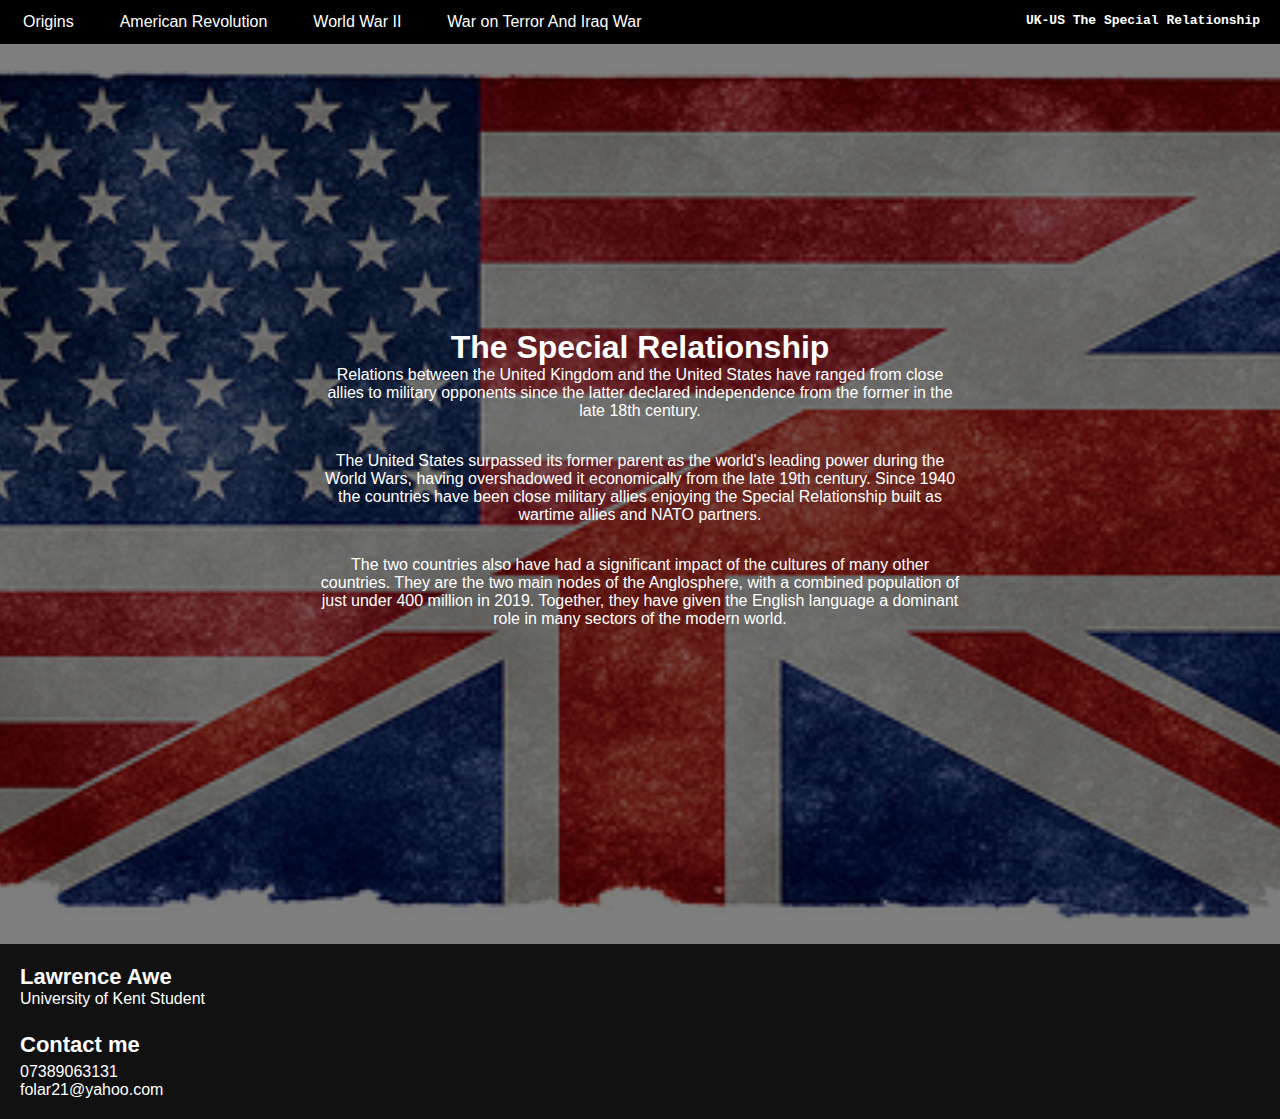
<file: index.html>
<!DOCTYPE html>
<html lang="en">

<head>
    <meta charset="UTF-8">
    <meta name="viewport" content="width=device-width, initial-scale=1.0">
    <meta http-equiv="X-UA-Compatible" content="ie=edge">
    <title>UK-US Relationship</title>
    <link rel="stylesheet" type="text/css" href="css/styles.css">
</head>

<body>
  <header>
    <nav class="navbar">
        <ul>
            <li><a href="origins.html">Origins</a></li>
            <li><a href="americanRevolution.html">American Revolution</a></li>
            <li><a href="worldWar2.html">World War II</a></li>
            <li><a href="warOnTerrorAndIraqWar.html">War on Terror And Iraq War</a></li>
            <div class="title">
                <p><a href="index.html" id="title">UK-US The Special Relationship</a></p>
            </div>
        </ul>
    </nav>
</header>

    <div class="ukus-image hero-image" style="background-image:  linear-gradient(rgba(0, 0, 0, 0.5), rgba(0, 0, 0, 0.5)), url(images/UKUS.jpg); height: 100%;" >
        <div class="image-text">
          <h1>The Special Relationship</h1>
          <p style="padding-bottom: 5%;">Relations between the United Kingdom and the United States have ranged from close allies to military opponents since the latter declared independence from the former in the late 18th century.</p>
          <p style="padding-bottom: 5%;">The United States surpassed its former parent as the world's leading power during the World Wars, having overshadowed it economically from the late 19th century. Since 1940 the countries have been close military allies enjoying the Special Relationship built as wartime allies and NATO partners.</p>
          <p style="padding-bottom: 5%;">The two countries also have had a significant impact of the cultures of many other countries. They are the two main nodes of the Anglosphere, with a combined population of just under 400 million in 2019. Together, they have given the English language a dominant role in many sectors of the modern world.</p>
        </div>
      </div>


      <footer>
        <div class="content">
          <div class="left box">
            <div class="upper">
              <div class="footer-header">Lawrence Awe</div>
              <p>University of Kent Student</p>
            </div>
            <div class="lower">
              <div class="footer-header">Contact me</div>
                <p>07389063131</p>
                <p>folar21@yahoo.com</p>
            </div>
          </div>
      </footer>
</body>

</html>
</file>
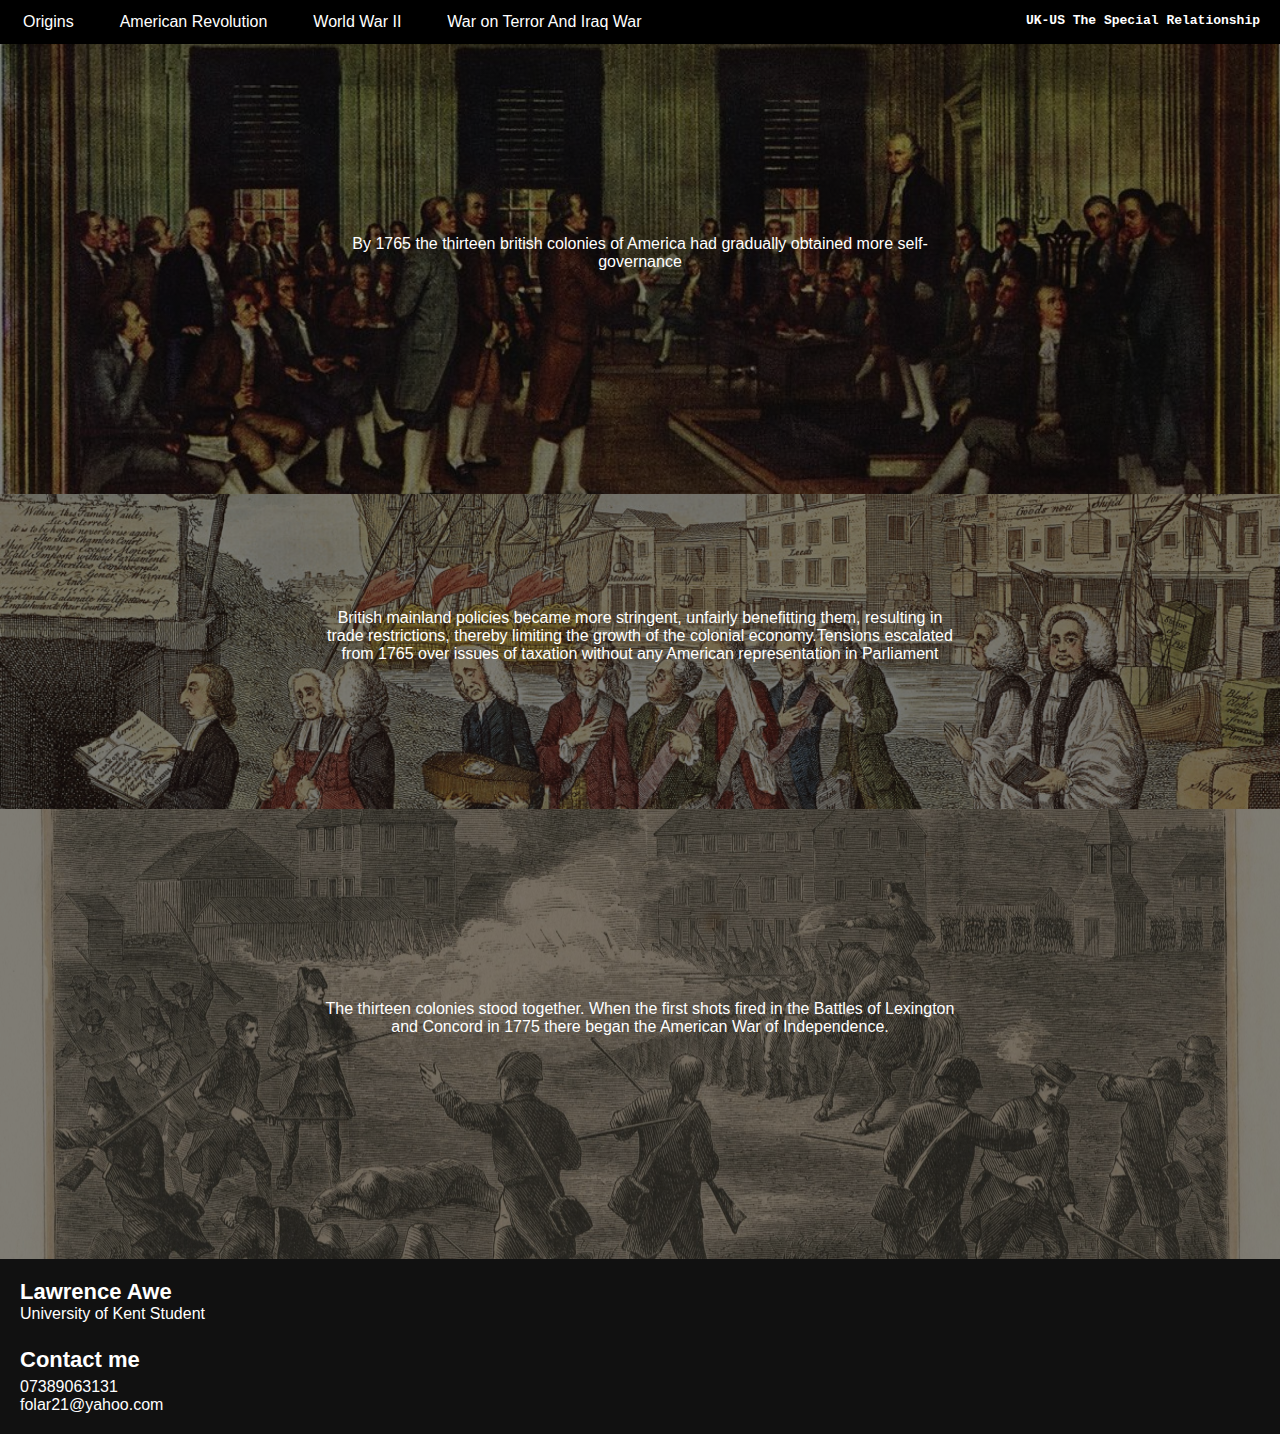
<file: americanRevolution.html>
<!DOCTYPE html>
<html lang="en">

<head>
    <meta charset="UTF-8">
    <meta name="viewport" content="width=device-width, initial-scale=1.0">
    <meta http-equiv="X-UA-Compatible" content="ie=edge">
    <title>UK-US Relationship</title>
    <link rel="stylesheet" type="text/css" href="css/styles.css">
</head>

<body>
  <header>
    <nav class="navbar">
        <ul>
            <li><a href="origins.html">Origins</a></li>
            <li><a href="americanRevolution.html">American Revolution</a></li>
            <li><a href="worldWar2.html">World War II</a></li>
            <li><a href="warOnTerrorAndIraqWar.html">War on Terror And Iraq War</a></li>
            <div class="title">
                <p><a href="index.html" id="title">UK-US The Special Relationship</a></p>
            </div>
        </ul>
    </nav>
</header>

    <div class="hero-image" style="background-image: linear-gradient(rgba(0, 0, 0, 0.5), rgba(0, 0, 0, 0.5)), url(images/AmericaGovernmentMeeting.jpg);
    min-height: 0;
    height: 50%;">
        <div class="image-text">
          <p style="padding-bottom: 5%;">By 1765 the
             thirteen british colonies of America had gradually obtained 
             more self-governance</p>
        </div>  
      </div>

      <div class="hero-image" style="background-image:  linear-gradient(rgba(0, 0, 0, 0.5), rgba(0, 0, 0, 0.5)), url(images/stampTaxImage.jpg); min-height: 0%; height: 35%;">
        <div class="image-text">
          <p style="padding-bottom: 5%;">British mainland 
            policies became more stringent, 
            unfairly benefitting them, 
            resulting in trade restrictions, 
            thereby limiting the growth of the 
            colonial economy.Tensions escalated 
            from 1765 over issues of taxation
            without any American representation in
             Parliament</p>
        </div>
      </div>

      <div class="hero-image" style="background-image:  linear-gradient(rgba(0, 0, 0, 0.5), rgba(0, 0, 0, 0.5)), url(images/BattleOfLexington.jpg); min-height: 0%; height: 50%;">
        <div class="image-text">
          <p style="padding-bottom: 5%;">The thirteen
             colonies stood together. When the first
              shots fired in the Battles of
               Lexington and Concord in 1775 there
                began the American War of 
                Independence. </p>
        </div>
      </div>








      <footer>
        <div class="content">
          <div class="left box">
            <div class="upper">
              <div class="footer-header">Lawrence Awe</div>
              <p>University of Kent Student</p>
            </div>
            <div class="lower">
              <div class="footer-header">Contact me</div>
                <p>07389063131</p>
                <p>folar21@yahoo.com</p>
            </div>
          </div>
      </footer>
</body>

</html>
</file>
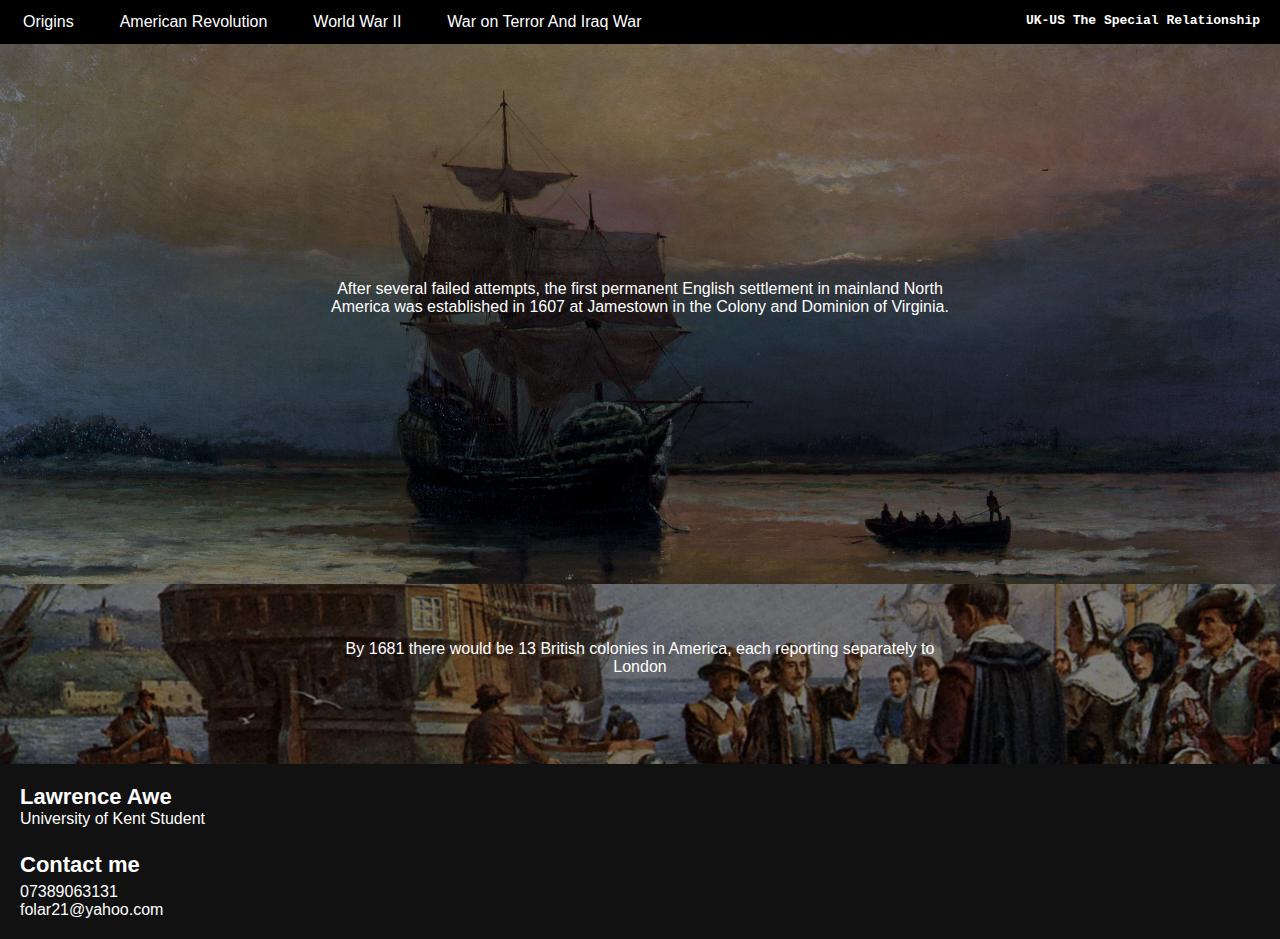
<file: origins.html>
<!DOCTYPE html>
<html lang="en">

<head>
    <meta charset="UTF-8">
    <meta name="viewport" content="width=device-width, initial-scale=1.0">
    <meta http-equiv="X-UA-Compatible" content="ie=edge">
    <title>UK-US Relationship</title>
    <link rel="stylesheet" type="text/css" href="css/styles.css">
</head>

<body>
  <header>
    <nav class="navbar">
        <ul>
            <li><a href="origins.html">Origins</a></li>
            <li><a href="americanRevolution.html">American Revolution</a></li>
            <li><a href="worldWar2.html">World War II</a></li>
            <li><a href="warOnTerrorAndIraqWar.html">War on Terror And Iraq War</a></li>
            <div class="title">
                <p><a href="index.html" id="title">UK-US The Special Relationship</a></p>
            </div>
        </ul>
    </nav>
</header>

    <div class="hero-image mayflower" style="background-image:  linear-gradient(rgba(0, 0, 0, 0.5), rgba(0, 0, 0, 0.5)), url(images/mayflower.jpg); min-height: 0; height: 60%;" >
        <div class="image-text">
          <p style="padding-bottom: 5%;">After several failed attempts, the first permanent English settlement in mainland North America was established in 1607 at Jamestown in the Colony and Dominion of Virginia.</p>
        </div>
      </div>

      <div class="hero-image pilgrims" style="background-image: linear-gradient(rgba(0, 0, 0, 0.5), rgba(0, 0, 0, 0.5)), url(images/Pilgrims.jpg); min-height: 0; height: 20%;" >
        <div class="image-text">
          <p style="padding-bottom: 5%;">By 1681 there would be 13 British colonies in America, each reporting separately to London</p>
        </div>
      </div>


      <footer>
        <div class="content">
          <div class="left box">
            <div class="upper">
              <div class="footer-header">Lawrence Awe</div>
              <p>University of Kent Student</p>
            </div>
            <div class="lower">
              <div class="footer-header">Contact me</div>
                <p>07389063131</p>
                <p>folar21@yahoo.com</p>
            </div>
          </div>
      </footer>
</body>

</html>
</file>
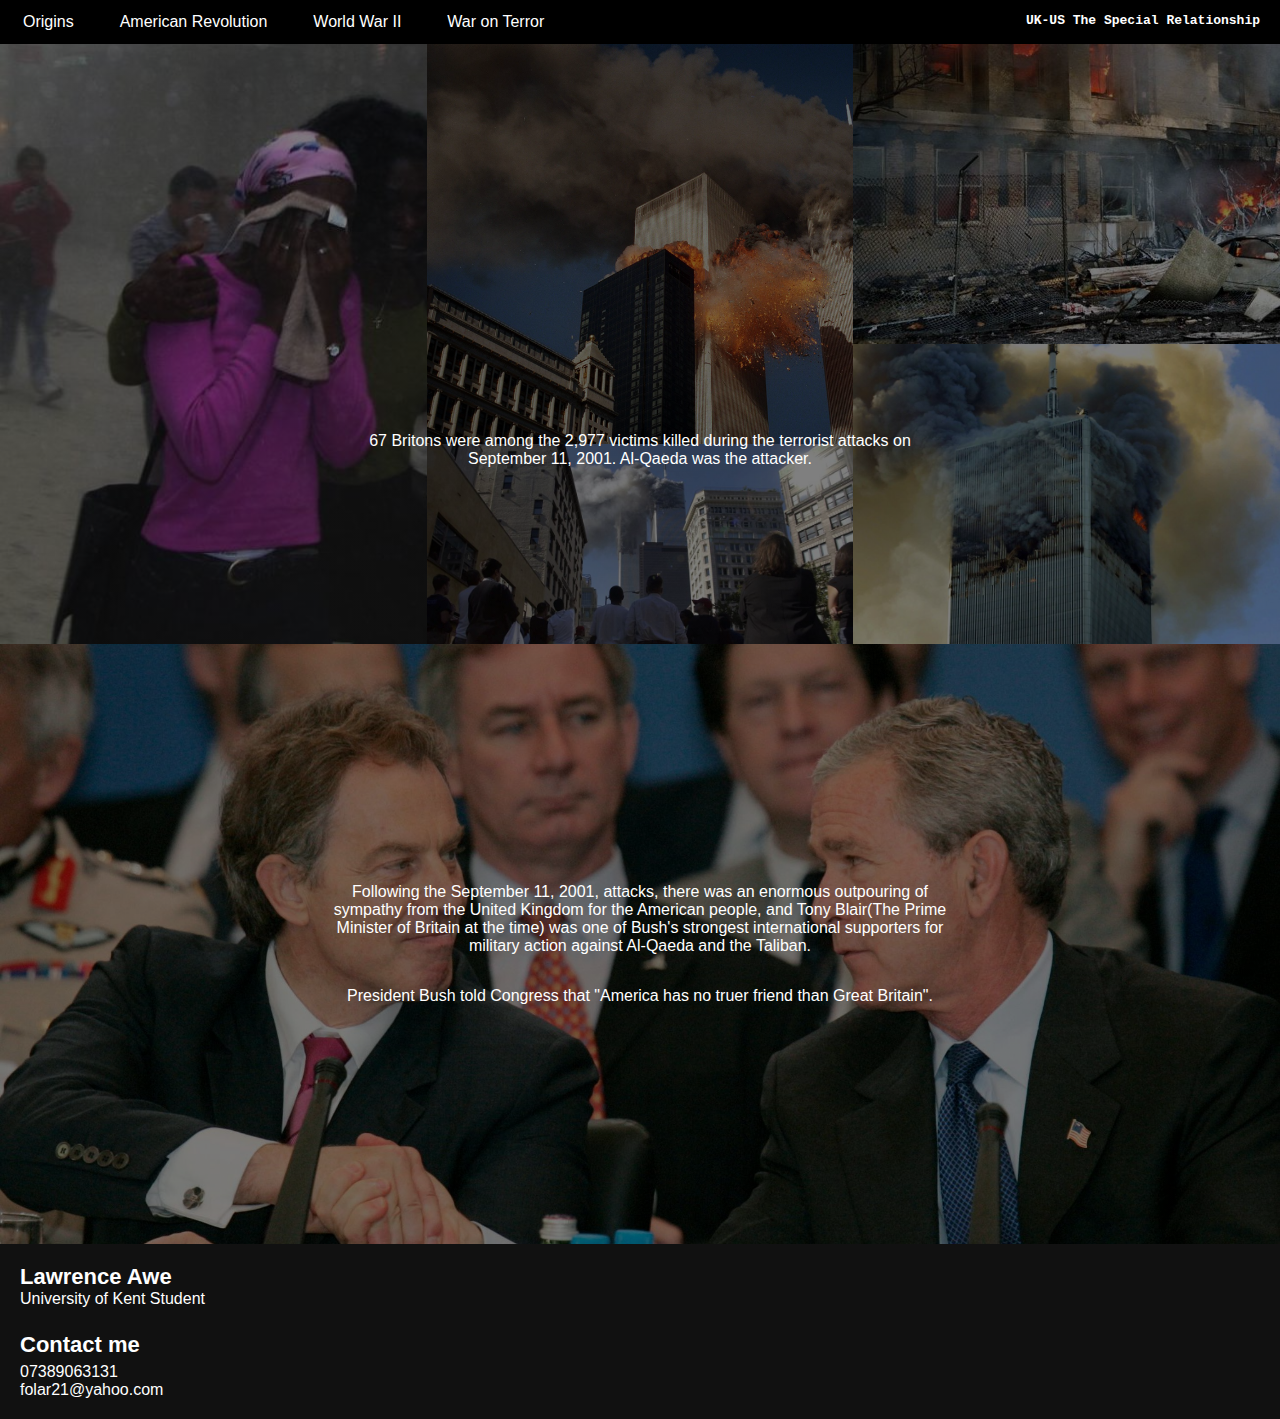
<file: warOnTerror.html>
<!DOCTYPE html>
<html lang="en">

<head>
    <meta charset="UTF-8">
    <meta name="viewport" content="width=device-width, initial-scale=1.0">
    <meta http-equiv="X-UA-Compatible" content="ie=edge">
    <title>UK-US Relationship</title>
    <link rel="stylesheet" type="text/css" href="css/styles.css">
</head>

<body>
    <header>
        <nav class="navbar">
            <ul>
                <li><a href="origins.html">Origins</a></li>
                <li><a href="americanRevolution.html">American Revolution</a></li>
                <li><a href="worldWar2.html">World War II</a></li>
                <li><a href="warOnTerror.html">War on Terror</a></li>
                <div class="title">
                    <p><a href="index.html" id="title">UK-US The Special Relationship</a></p>
                </div>
            </ul>
        </nav>
    </header>


<div class="wrapper">
    <div class="grid-hero">
        <div class="image-text">67 Britons were among
             the 2,977 victims killed during the
              terrorist attacks on September 11,
               2001. Al-Qaeda was the attacker.</div>
      <div class="left" style="background-image:  linear-gradient(rgba(0, 0, 0, 0.5), rgba(0, 0, 0, 0.5)),
       url(images/peopleWalkingAwayFrom911Smoke.jpg);">
      </div>
      <div class="top"
       style="background-image:  linear-gradient(rgba(0, 0, 0, 0.5), rgba(0, 0, 0, 0.5)),
       url(images/911SecondImpact.jpg);
       width: 100%;">
      </div>
      <div class="bottom" style="background-image:  linear-gradient(rgba(0, 0, 0, 0.5), rgba(0, 0, 0, 0.5)),
      url(images/pedestriansLookingAt911Tower.jpg);
  flex-direction: column;">
      </div>
      <div class="top-right" style="background-image:  linear-gradient(rgba(0, 0, 0, 0.5), rgba(0, 0, 0, 0.5)),
      url(images/pentagonInFlames.jpg);" >
        </div>
      <div class="bottom-right" style="background-image:  linear-gradient(rgba(0, 0, 0, 0.5), rgba(0, 0, 0, 0.5)),
      url(images/911TowerInFlames.jpg);">
        </div>
    </div>
    </div>


    <div class="hero-image" style="background-image:  linear-gradient(rgba(0, 0, 0, 0.5), rgba(0, 0, 0, 0.5)), url(images/BlairBushShakingHands.jpg);min-height: 0%; height: 600px;">
        <div class="image-text">
          <p style="padding-bottom: 5%;">Following the September 11, 2001, attacks, there was an enormous outpouring of sympathy from the United Kingdom for the American people, and Tony Blair(The Prime Minister of Britain at the time) was one of Bush's strongest international supporters for military action against Al-Qaeda and the Taliban.</p>
          <p>President Bush told Congress that "America has no truer friend than Great Britain".</p>
        </div>
      </div>

      <footer>
        <div class="content">
          <div class="left box">
            <div class="upper">
              <div class="footer-header">Lawrence Awe</div>
              <p>University of Kent Student</p>
            </div>
            <div class="lower">
              <div class="footer-header">Contact me</div>
                <p>07389063131</p>
                <p>folar21@yahoo.com</p>
            </div>
          </div>
      </footer>
</body>

</html>
</file>
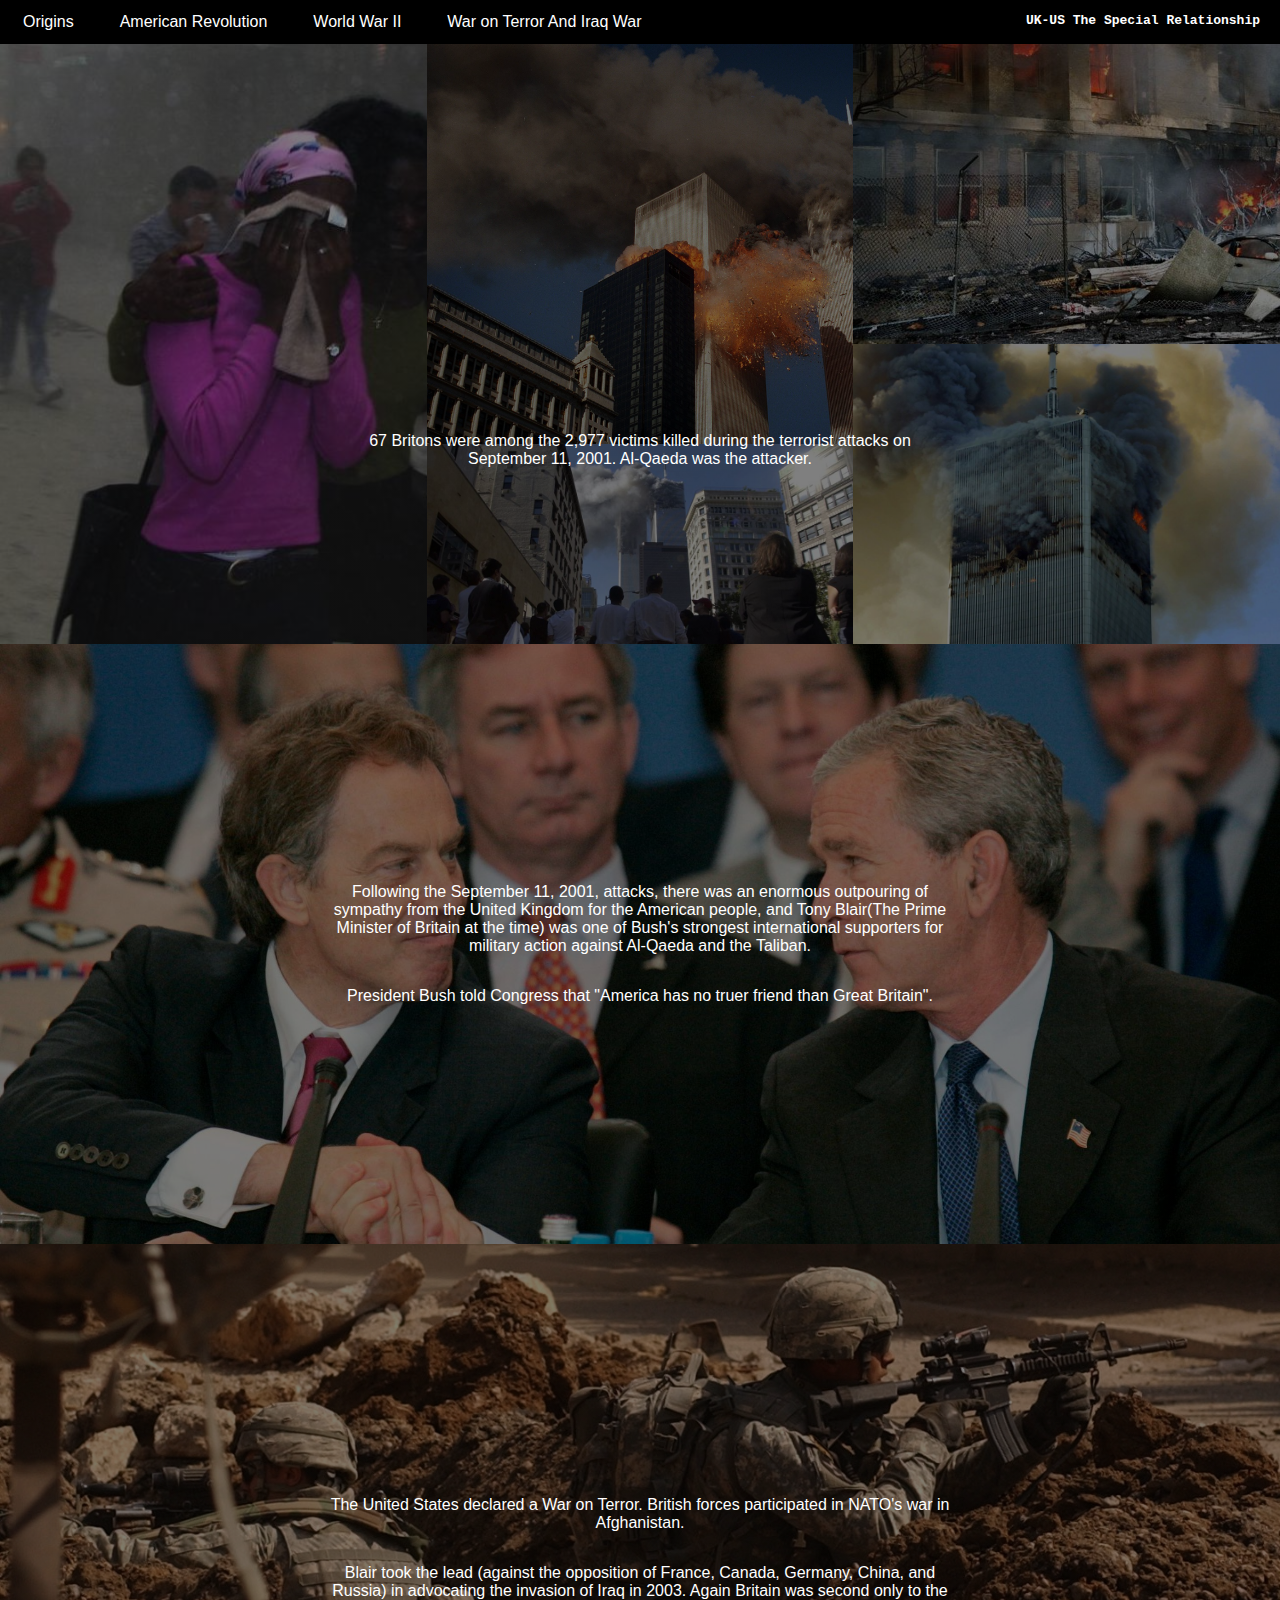
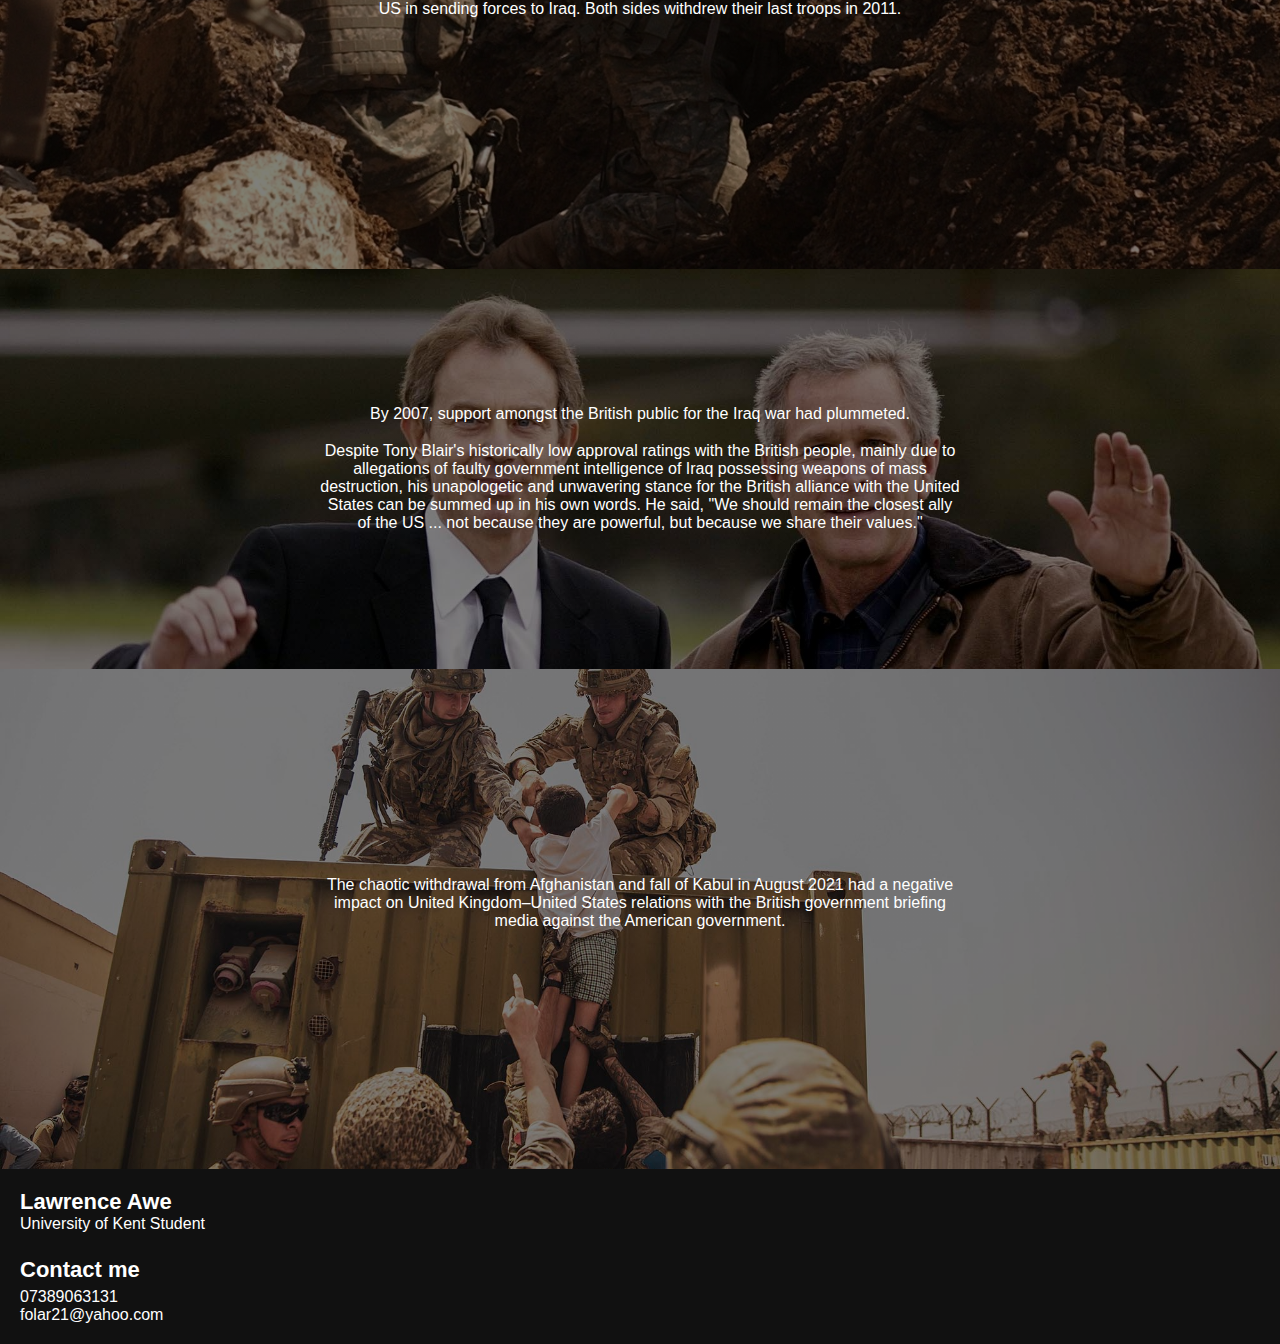
<file: warOnTerrorAndIraqWar.html>
<!DOCTYPE html>
<html lang="en">

<head>
    <meta charset="UTF-8">
    <meta name="viewport" content="width=device-width, initial-scale=1.0">
    <meta http-equiv="X-UA-Compatible" content="ie=edge">
    <title>UK-US Relationship</title>
    <link rel="stylesheet" type="text/css" href="css/styles.css">
</head>

<body>
    <header>
        <nav class="navbar">
            <ul>
                <li><a href="origins.html">Origins</a></li>
                <li><a href="americanRevolution.html">American Revolution</a></li>
                <li><a href="worldWar2.html">World War II</a></li>
                <li><a href="warOnTerrorAndIraqWar.html">War on Terror And Iraq War</a></li>
                <div class="title">
                    <p><a href="index.html" id="title">UK-US The Special Relationship</a></p>
                </div>
            </ul>
        </nav>
    </header>


<div class="wrapper">
    <div class="grid-hero">
        <div class="image-text">67 Britons were among
             the 2,977 victims killed during the
              terrorist attacks on September 11,
               2001. Al-Qaeda was the attacker.</div>
      <div class="left" style="background-image:  linear-gradient(rgba(0, 0, 0, 0.5), rgba(0, 0, 0, 0.5)),
       url(images/peopleWalkingAwayFrom911Smoke.jpg);">
      </div>
      <div class="top"
       style="background-image:  linear-gradient(rgba(0, 0, 0, 0.5), rgba(0, 0, 0, 0.5)),
       url(images/911SecondImpact.jpg);
       width: 100%;">
      </div>
      <div class="bottom" style="background-image:  linear-gradient(rgba(0, 0, 0, 0.5), rgba(0, 0, 0, 0.5)),
      url(images/pedestriansLookingAt911Tower.jpg);
  flex-direction: column;">
      </div>
      <div class="top-right" style="background-image:  linear-gradient(rgba(0, 0, 0, 0.5), rgba(0, 0, 0, 0.5)),
      url(images/pentagonInFlames.jpg);" >
        </div>
      <div class="bottom-right" style="background-image:  linear-gradient(rgba(0, 0, 0, 0.5), rgba(0, 0, 0, 0.5)),
      url(images/911TowerInFlames.jpg);">
        </div>
    </div>
    </div>


    <div class="hero-image" style="background-image:  linear-gradient(rgba(0, 0, 0, 0.5), rgba(0, 0, 0, 0.5)), url(images/BlairBushShakingHands.jpg);min-height: 0%; height: 600px;">
        <div class="image-text">
          <p style="padding-bottom: 5%;">Following the September 11, 2001, attacks, there was an enormous outpouring of sympathy from the United Kingdom for the American people, and Tony Blair(The Prime Minister of Britain at the time) was one of Bush's strongest international supporters for military action against Al-Qaeda and the Taliban.</p>
          <p>President Bush told Congress that "America has no truer friend than Great Britain".</p>
        </div>
      </div>

      <div class="hero-image" style="background-image:  linear-gradient(rgba(0, 0, 0, 0.5), rgba(0, 0, 0, 0.5)), url(images/usSoldiersTakeCover.jpg);min-height: 0%; height: 625px;">
        <div class="image-text">
          <p style="padding-bottom: 5%;">The United States declared a War on Terror. British forces participated in NATO's war in Afghanistan.</p>
             Blair took the lead (against the opposition of France, Canada, Germany, China, and Russia) in advocating the invasion of Iraq in 2003. 
             Again Britain was second only to the US in sending forces to Iraq.
              Both sides withdrew their last troops in 2011.</p>
        </div>
      </div>

      <div class="hero-image" style="background-image:  linear-gradient(rgba(0, 0, 0, 0.5), rgba(0, 0, 0, 0.5)), url(images/tonyBlairGeorgeBushWaving.jpg); min-height: 0%; height: 400px;">
        <div class="image-text">
          <p>By 2007, support amongst the British public for the Iraq war 
            had plummeted.</p>
            
            <p style="padding-top: 3%;">Despite Tony Blair's 
            historically low approval ratings with 
            the British people, mainly due to allegations 
            of faulty government intelligence of Iraq 
            possessing weapons of mass destruction, 
            his unapologetic and unwavering stance for
             the British alliance with the United States 
             can be summed up in his own words. He said, 
             "We should remain the closest ally of the US ...
              not because they are powerful, but
             because we share their values."</p>
        </div>
      </div>

      <div class="hero-image" style="background-image:  linear-gradient(rgba(0, 0, 0, 0.5), rgba(0, 0, 0, 0.5)), url(images/afghanistanWithdrawalChaos.jpg);min-height: 0%; height: 500px;">
        <div class="image-text">
          <p style="padding-bottom: 5%;">The chaotic withdrawal
             from Afghanistan and fall of Kabul 
             in August 2021 had a negative impact
              on United Kingdom–United States relations 
              with the British government briefing media
               against the American government.</p>
        </div>
      </div>

      <footer>
        <div class="content">
          <div class="left box">
            <div class="upper">
              <div class="footer-header">Lawrence Awe</div>
              <p>University of Kent Student</p>
            </div>
            <div class="lower">
              <div class="footer-header">Contact me</div>
                <p>07389063131</p>
                <p>folar21@yahoo.com</p>
            </div>
          </div>
      </footer>
</body>

</html>
</file>
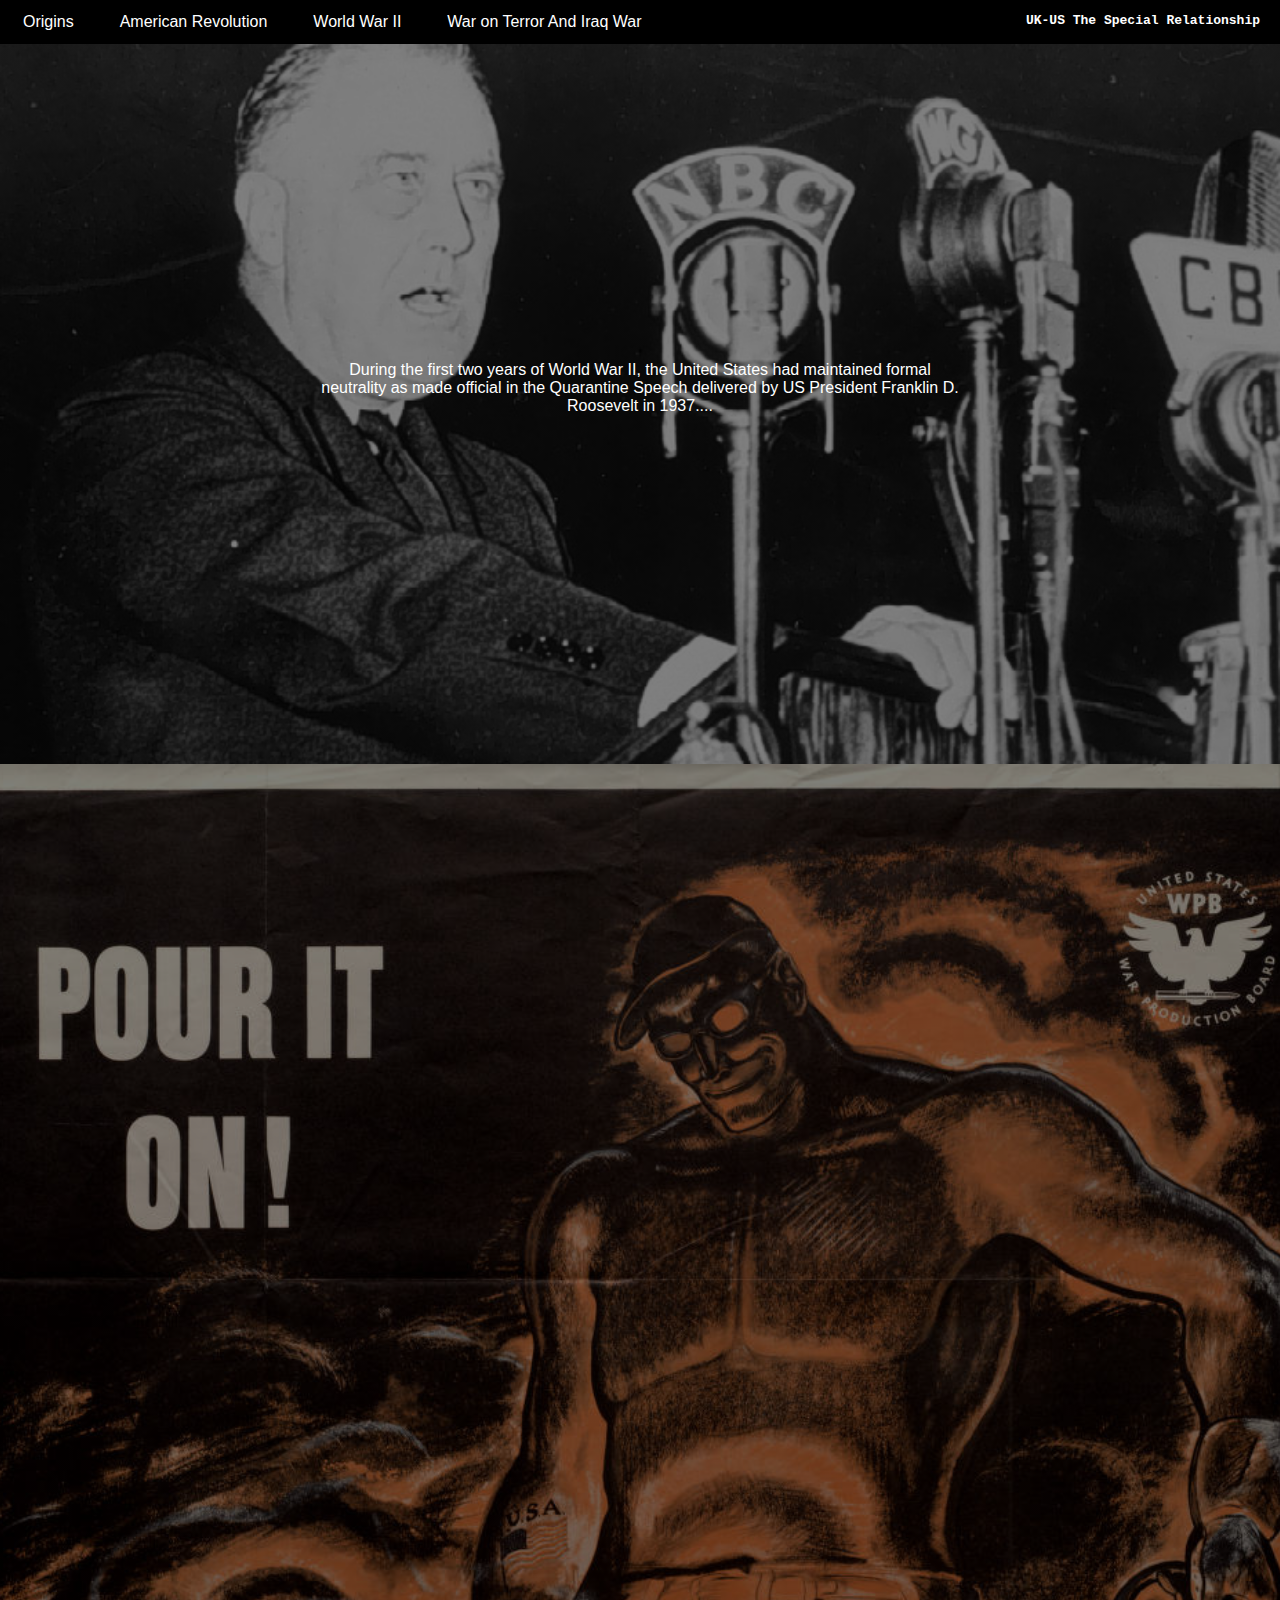
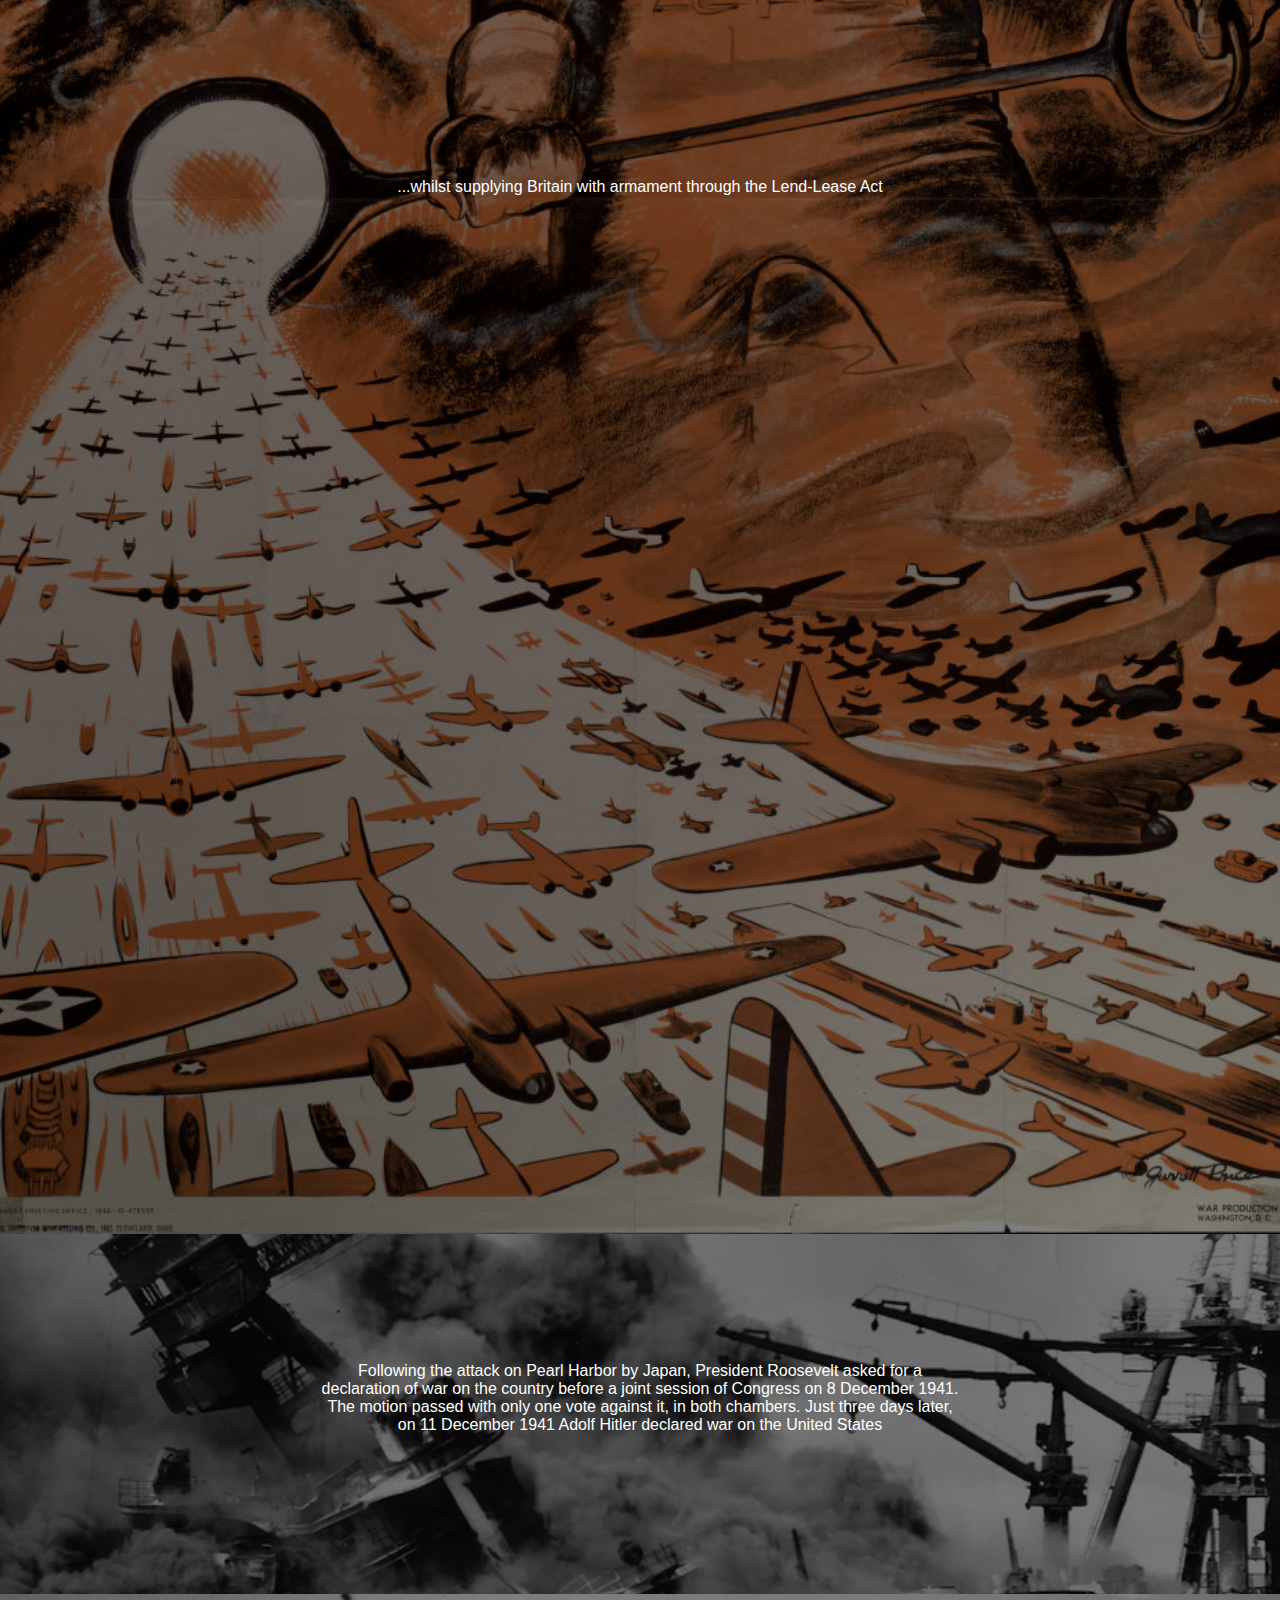
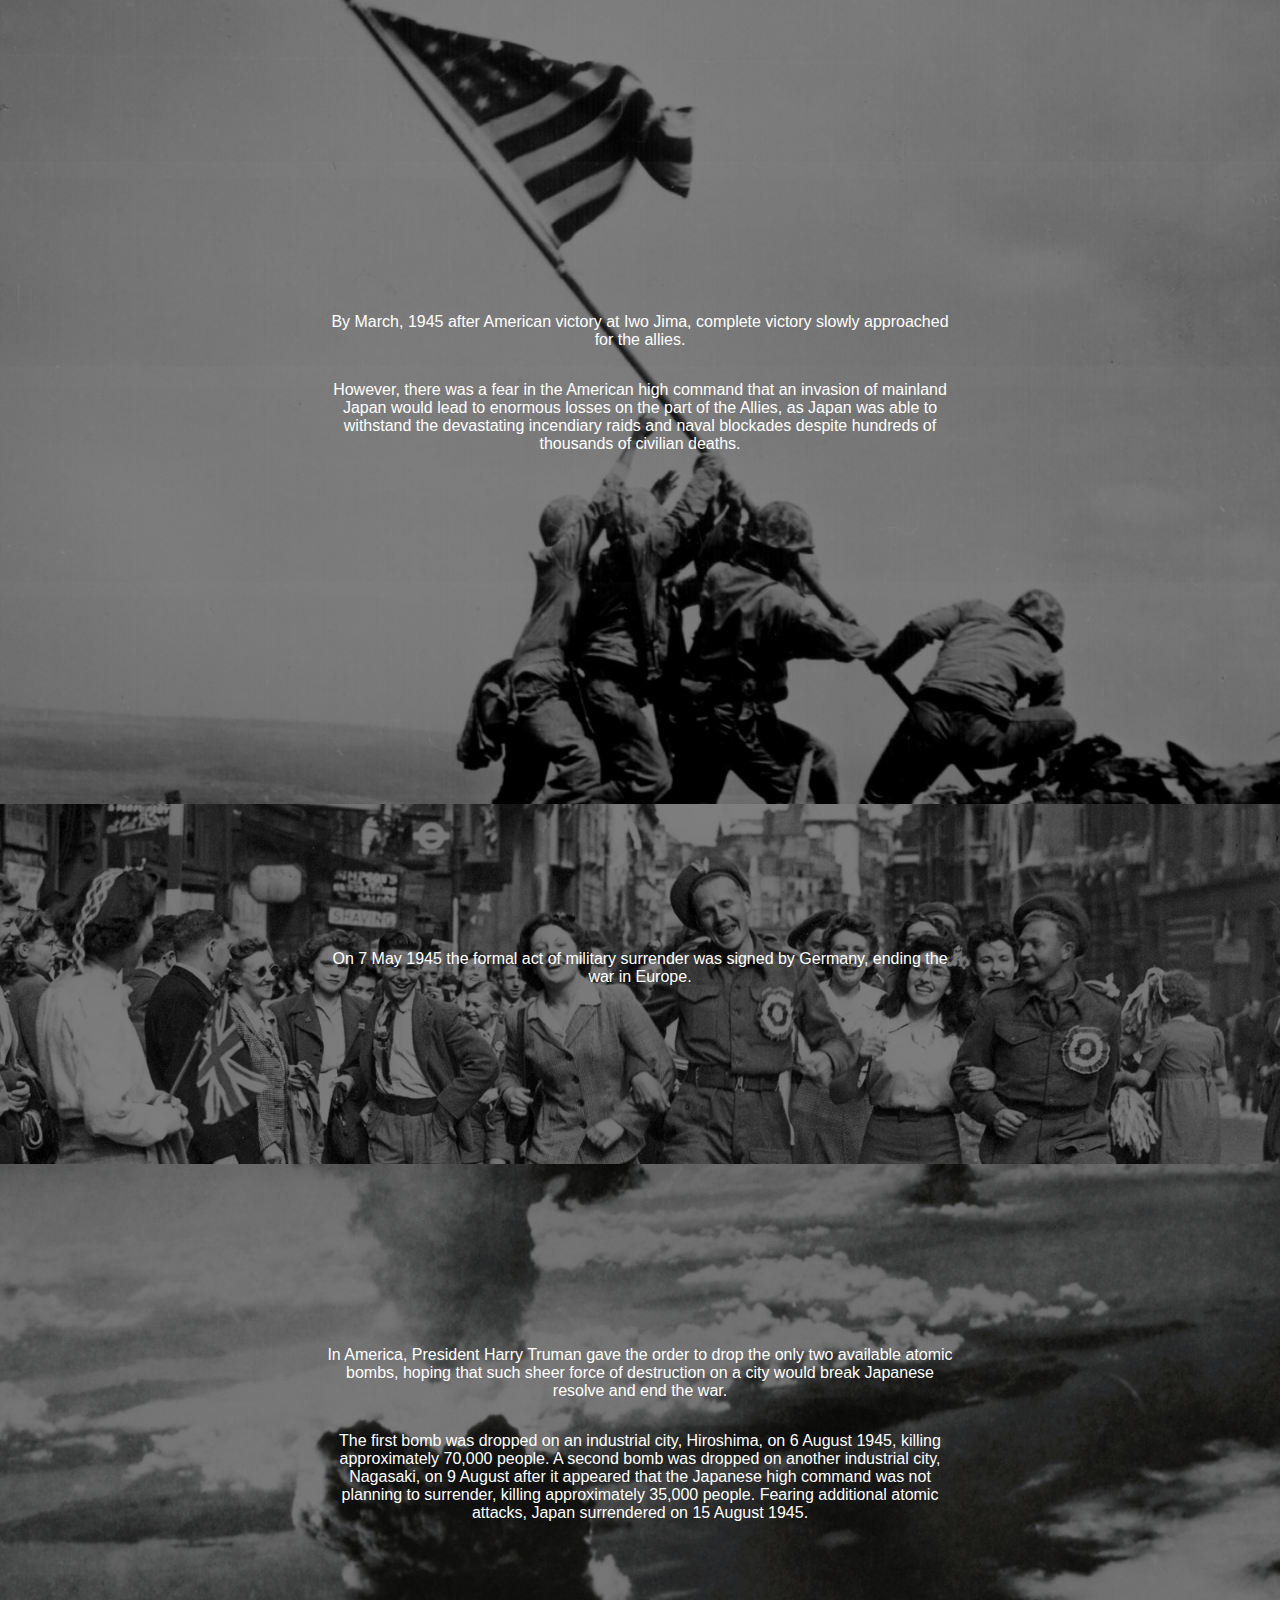
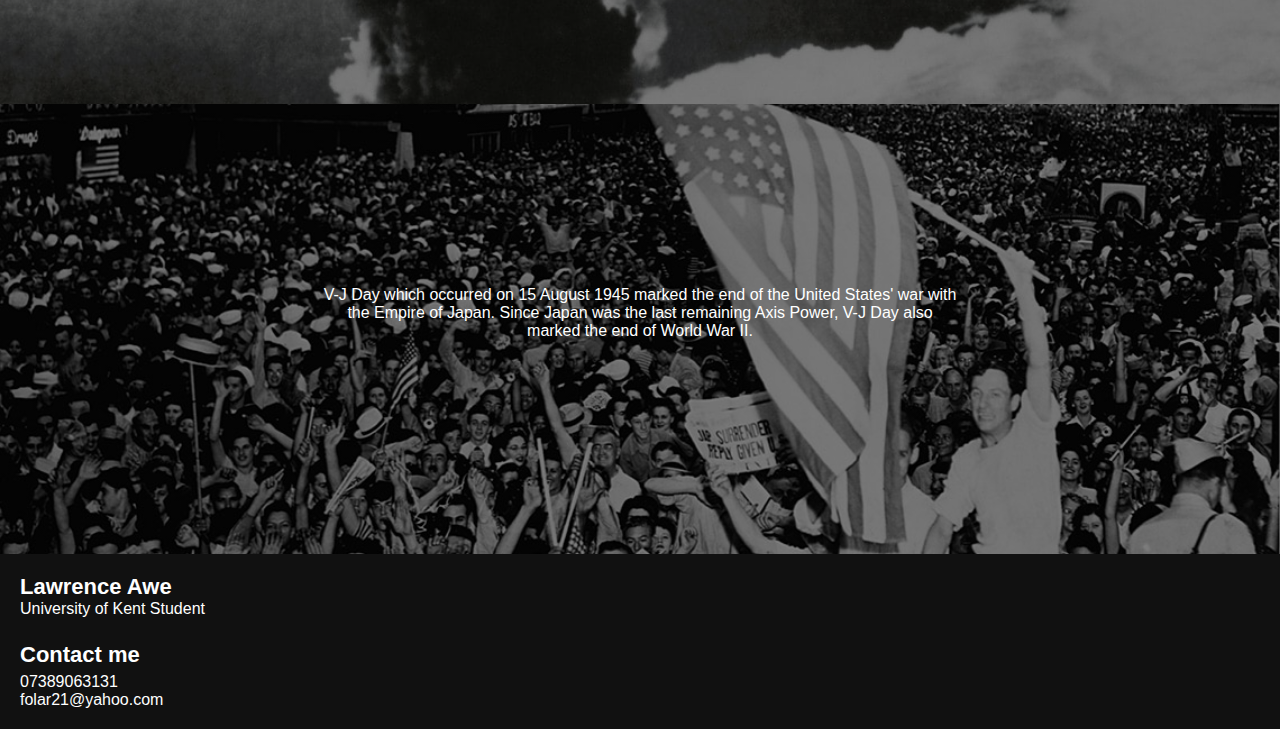
<file: worldWar2.html>
<!DOCTYPE html>
<html lang="en">

<head>
    <meta charset="UTF-8">
    <meta name="viewport" content="width=device-width, initial-scale=1.0">
    <meta http-equiv="X-UA-Compatible" content="ie=edge">
    <title>UK-US Relationship</title>
    <link rel="stylesheet" type="text/css" href="css/styles.css">


</head>

<body>
  <header>
    <nav class="navbar">
        <ul>
            <li><a href="origins.html">Origins</a></li>
            <li><a href="americanRevolution.html">American Revolution</a></li>
            <li><a href="worldWar2.html">World War II</a></li>
            <li><a href="warOnTerrorAndIraqWar.html">War on Terror And Iraq War</a></li>
            <div class="title">
                <p><a href="index.html" id="title">UK-US The Special Relationship</a></p>
            </div>
        </ul>
    </nav>
</header>



    <div class="hero-image" style="background-image:  linear-gradient(rgba(0, 0, 0, 0.5), rgba(0, 0, 0, 0.5)), url(images/rooseveltQuarantineSpeech.gif);  min-height: 0%;  height:80%;" >
        <div class="image-text">
          <p style="padding-bottom: 5%;">During the
             first two years of World War II, the
              United States had maintained formal 
              neutrality as made official in the 
              Quarantine Speech delivered by US 
              President Franklin D. Roosevelt in 1937....
               </p>
        </div>
      </div>

      <div class="hero-image" style=" background-image:linear-gradient(rgba(0, 0, 0, 0.5), rgba(0, 0, 0, 0.5)),url(images/PourItOn.jpg); height: 230%;" >
        <div class="image-text">
          <p style="padding-bottom: 5%;">...whilst supplying Britain with armament through the Lend-Lease Act</p>
        </div>
      </div>

      <div class="hero-image" id="pearlHarbour" style="background-image:linear-gradient(rgba(0, 0, 0, 0.5), rgba(0, 0, 0, 0.5)),url(images/pearlHarbourShipSinking.jpg); min-height: 0; height: 40%;" >
        <div class="image-text">
          <p style="padding-bottom: 5%;">Following 
            the attack on Pearl Harbor by Japan, President
             Roosevelt asked for a declaration of 
             war on the country before a joint session
             of Congress on 8 December 1941.
             The motion passed with only one vote
             against it, in both chambers. 
             Just three days later, on 11 December
             1941 Adolf Hitler declared war on
             the United States</p>
        </div>
      </div>

      <div class="hero-image" id="pearlHarbour" style="background-image:linear-gradient(rgba(0, 0, 0, 0.5), rgba(0, 0, 0, 0.5)),url(images/IwoJima.jpg); min-height: 0; height: 90%;" >
        <div class="image-text">
          <p style="padding-bottom: 5%;">
             By March, 1945 after American victory at Iwo Jima, complete victory slowly approached
               for the allies.
         </p>

               <p style="padding-bottom: 5%;">
                  However, there was a fear in the American high command 
                  that an invasion of mainland 
                  Japan would lead to enormous losses 
                  on the part of the Allies, as 
                  Japan was able to withstand the devastating incendiary raids and naval blockades despite hundreds of thousands of civilian deaths.</p>
           </div>
        </div>
      </div>

      <div class="hero-image" id="pearlHarbour" style="background-image:linear-gradient(rgba(0, 0, 0, 0.5), rgba(0, 0, 0, 0.5)),url(images/VEDay.jpg); min-height: 0; height: 40%;" >
        <div class="image-text">
          <p style="padding-bottom: 5%;">On 7 May 1945
             the formal act of military surrender was 
             signed by Germany, ending the war in Europe.</p>
        </div>
      </div>


      <div class="hero-image" id="pearlHarbour" style="background-image:linear-gradient(rgba(0, 0, 0, 0.5), rgba(0, 0, 0, 0.5)),url(images/nagasaki.jpg); min-height: 0; height: 60%;" >
        <div class="image-text">
          <p style="padding-bottom: 5%;">In America, President
             Harry Truman gave the order to drop the
              only two available atomic bombs, hoping
               that such sheer force of destruction 
               on a city would break Japanese resolve 
               and end the war.</p>
               
               
              <p>The first bomb was dropped on an industrial city, Hiroshima, on 6 August 1945, killing approximately 70,000 people. A second bomb was dropped on another industrial city, Nagasaki, on 9 August after it appeared that the Japanese high command was not planning to surrender, killing approximately 35,000 people. Fearing additional atomic attacks, Japan surrendered on 15 August 1945.</p>
        </div>
      </div>


      <div class="hero-image" id="pearlHarbour" style="background-image:linear-gradient(rgba(0, 0, 0, 0.5), rgba(0, 0, 0, 0.5)),url(images/vjDay.jpg); min-height: 0; height: 50%;" >
        <div class="image-text">
          <p style="padding-bottom: 5%;">V-J Day
            which occurred on 15 August 1945 
            marked the end of the United States'
             war with the Empire of Japan. Since 
             Japan was the last remaining Axis 
             Power, V-J Day also marked the end 
             of World War II.</p>
        </div>
      </div>






      <footer>
        <div class="content">
          <div class="left box">
            <div class="upper">
              <div class="footer-header">Lawrence Awe</div>
              <p>University of Kent Student</p>
            </div>
            <div class="lower">
              <div class="footer-header">Contact me</div>
                <p>07389063131</p>
                <p>folar21@yahoo.com</p>
            </div>
          </div>
      </footer>
</body>

</html>
</file>
<file: css/styles.css>
*{
  margin: 0;
  padding: 0;
  box-sizing: border-box;
  font-family: 'Poppins',sans-serif;
  text-decoration: none;
}


body, html {
  height: 100%;
  background-color: black;
  background: linear-gradient(rgba(0, 0, 0, 0.5), rgba(0, 0, 0, 0.5));
}


.navbar{
    background-color: black;
}
.navbar ul{
    overflow: auto;
}

.navbar li{
    float:left;
    margin: 13px 20px;      
}

#title{
    float:right;
    margin: 13px 20px;
    color: white;
    font-family: monospace;
    font-weight: 700;
}

.navbar li a{
    padding: 3px 3px;
    color: white;
}
.navbar li a:hover, .navbar p:hover, .navbar #title:hover{
    color: red;
    cursor: pointer;
}





footer{
  width: 100%;
  position: relative;
  background: #111;
}
footer .content{
  max-width: 1350px;
  margin: auto;
  padding: 20px;
  display: flex;
  flex-wrap: wrap;
  justify-content: space-between;
}
footer .content p,a{
  color: #fff;
} 

footer .content .footer-header{
  font-size: 22px;
  font-weight: 600;
  color: #fff;
  margin-bottom: 0px;
}
footer .content p{
  text-align: justify;
}
footer .content .lower .footer-header{
  margin: 24px 0 5px 0;
}
footer .content .lower i{
  padding-right: 16px;
}

@media (max-width:560px){
  footer{
    position: relative;
  }
}



.hero-image {
    background-position: center;
    background-repeat: no-repeat;
    background-size: cover;
    position: relative;
    min-height: calc(100vh - 40px);
    
}





.image-text{
  text-align: center;
  position: absolute;
  top: 50%;
  left: 50%;
  transform: translate(-50%, -50%);
  color: white;
} 












.grid-hero {
  display: grid;
  min-height: 500px;
}

.grid-hero > * {
  padding: 10px;
  background-repeat: no-repeat;
  background-size: cover;
}



.top-right {
  height: 200%;
}


.bottom {
  display: flex;
}

.bottom-right {
  color: #fff;
}


@media (min-width: 500px) {
  .grid-hero {
    grid-template-columns: 1fr 1fr;
  }
  
  .left {
    grid-column: 1 / 3;
    grid-row: 1 / 3;
  }
  
  .top {
    grid-column: 1;
    grid-row: 3 / 6;
  }
  .bottom {
    grid-column: 1;
    grid-row: 6;
  }
  .bottom-right {
    grid-column: 2;
    grid-row: 5 / 7;
  }
}

@media (min-width: 800px) {
   .grid-hero {
    grid-template-columns: 1fr 1fr 1fr;
    grid-template-rows: minmax(150px, auto) minmax(150px, auto);
    grid-auto-rows: minmax(100px, auto);
  }
  .left {
    grid-column: 1 ;
    grid-row: 1 / 6;
  }
  
  .top {
    grid-column: 2;
    grid-row: 1 / 4;
  }
  .bottom {
    grid-column: 2;
    grid-row: 4 / 6;
  }
  .bottom-right {
    grid-column: 3;
    grid-row: 3 / 6;
  }
}
</file>
